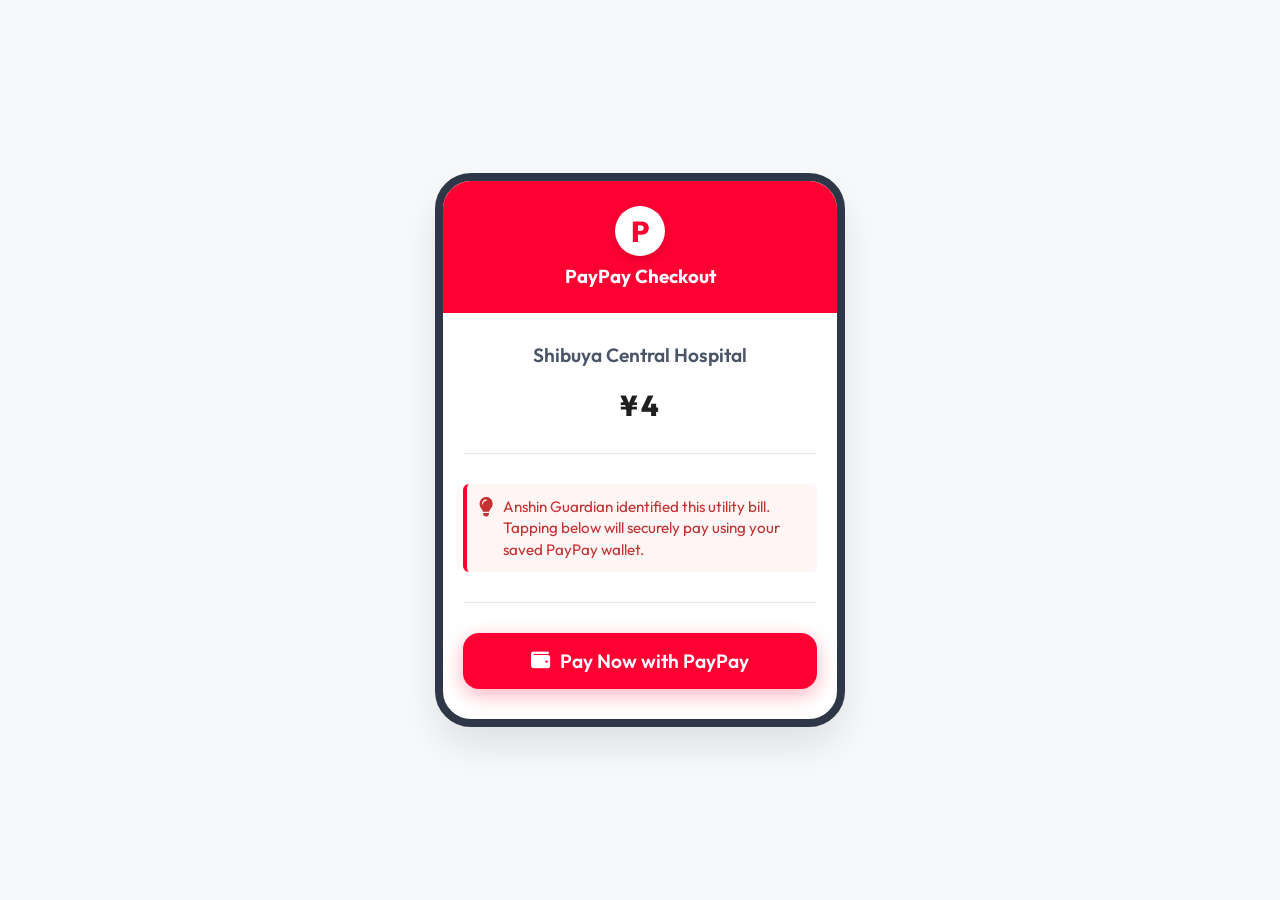
<file: static/paypay.html>
<!DOCTYPE html>
<html lang="en">
<head>
    <meta charset="UTF-8">
    <meta name="viewport" content="width=device-width, initial-scale=1.0">
    <title>PayPay Checkout Simulation</title>
    <link rel="preconnect" href="https://fonts.googleapis.com">
    <link rel="preconnect" href="https://fonts.gstatic.com" crossorigin>
    <link href="https://fonts.googleapis.com/css2?family=Outfit:wght@400;600;800&display=swap" rel="stylesheet">
    <link rel="stylesheet" href="https://cdnjs.cloudflare.com/ajax/libs/font-awesome/6.4.0/css/all.min.css">
    <style>
        :root {
            --paypay-red: #ff0033;
            --paypay-dark: #1f1f1f;
            --bg-color: #f7f9fa;
        }
        * {
            box-sizing: border-box;
            margin: 0;
            padding: 0;
            font-family: 'Outfit', sans-serif;
        }
        body {
            background-color: var(--bg-color);
            display: flex;
            justify-content: center;
            align-items: center;
            min-height: 100vh;
            color: var(--paypay-dark);
            padding: 15px;
        }
        .phone-container {
            width: 100%;
            max-width: 410px;
            background: white;
            border-radius: 36px;
            box-shadow: 0 20px 40px rgba(0,0,0,0.1);
            overflow: hidden;
            border: 8px solid #2d3748;
            position: relative;
        }
        .header {
            background-color: var(--paypay-red);
            color: white;
            padding: 25px 20px;
            text-align: center;
            display: flex;
            flex-direction: column;
            align-items: center;
            gap: 8px;
        }
        .paypay-logo {
            background: white;
            color: var(--paypay-red);
            font-size: 1.8rem;
            font-weight: 800;
            width: 50px;
            height: 50px;
            border-radius: 50%;
            display: flex;
            justify-content: center;
            align-items: center;
            box-shadow: 0 4px 10px rgba(0,0,0,0.15);
        }
        .checkout-card {
            padding: 30px 20px;
            display: flex;
            flex-direction: column;
            align-items: center;
            gap: 20px;
        }
        .amount-display {
            font-size: 2.8rem;
            font-weight: 800;
            color: var(--paypay-dark);
            display: flex;
            align-items: baseline;
        }
        .amount-display span {
            font-size: 1.8rem;
            margin-right: 2px;
        }
        .merchant-name {
            font-size: 1.2rem;
            font-weight: 600;
            color: #4a5568;
            text-align: center;
        }
        .divider {
            width: 100%;
            height: 1px;
            background-color: #e2e8f0;
            margin: 10px 0;
        }
        .senior-prompt {
            background-color: #fff5f5;
            border-left: 4px solid var(--paypay-red);
            padding: 12px;
            border-radius: 6px;
            font-size: 0.95rem;
            color: #c53030;
            line-height: 1.4;
            display: flex;
            gap: 10px;
        }
        .pay-btn {
            width: 100%;
            background-color: var(--paypay-red);
            color: white;
            font-size: 1.2rem;
            font-weight: 600;
            padding: 16px;
            border: none;
            border-radius: 16px;
            cursor: pointer;
            transition: transform 0.2s, background-color 0.2s;
            box-shadow: 0 6px 20px rgba(255,0,51,0.3);
            display: flex;
            justify-content: center;
            align-items: center;
            gap: 10px;
        }
        .pay-btn:active {
            transform: scale(0.98);
            background-color: #d6002b;
        }
        
        /* Success Screen */
        .success-overlay {
            position: absolute;
            top: 0;
            left: 0;
            width: 100%;
            height: 100%;
            background: white;
            display: none;
            flex-direction: column;
            justify-content: center;
            align-items: center;
            gap: 20px;
            z-index: 10;
            animation: fadeIn 0.4s ease;
        }
        .success-circle {
            width: 100px;
            height: 100px;
            border-radius: 50%;
            background-color: #48bb78;
            color: white;
            display: flex;
            justify-content: center;
            align-items: center;
            font-size: 3.5rem;
            box-shadow: 0 10px 25px rgba(72,187,120,0.35);
            animation: scaleIn 0.5s cubic-bezier(0.175, 0.885, 0.32, 1.275);
        }
        .success-text {
            font-size: 1.5rem;
            font-weight: 800;
            color: #2f855a;
        }
        .success-desc {
            color: #718096;
            text-align: center;
            padding: 0 30px;
            font-size: 0.95rem;
            line-height: 1.5;
        }
        @keyframes fadeIn {
            from { opacity: 0; }
            to { opacity: 1; }
        }
        @keyframes scaleIn {
            from { transform: scale(0.5); opacity: 0; }
            to { transform: scale(1); opacity: 1; }
        }
    </style>
</head>
<body>
    <div class="phone-container">
        <!-- Success State -->
        <div class="success-overlay" id="success-overlay">
            <div class="success-circle">
                <i class="fa-solid fa-check"></i>
            </div>
            <div class="success-text">PAYMENT COMPLETED</div>
            <p class="success-desc" id="success-desc">Verification sent. The invoice task has been archived on your caregiver's dashboard.</p>
        </div>

        <!-- Checkout Header -->
        <div class="header">
            <div class="paypay-logo">P</div>
            <h3>PayPay Checkout</h3>
        </div>

        <!-- Card Contents -->
        <div class="checkout-card">
            <div class="merchant-name" id="merchant-name">Shibuya Central Hospital</div>
            <div class="amount-display">
                <span>¥</span><span id="amount-val">4,200</span>
            </div>
            <div class="divider"></div>
            
            <div class="senior-prompt">
                <i class="fa-solid fa-lightbulb" style="font-size: 1.2rem; margin-top: 2px;"></i>
                <p>Anshin Guardian identified this utility bill. Tapping below will securely pay using your saved PayPay wallet.</p>
            </div>
            
            <div class="divider"></div>
            <button class="pay-btn" id="btn-pay">
                <i class="fa-solid fa-wallet"></i> Pay Now with PayPay
            </button>
        </div>
    </div>

    <script>
        // Extract URL query params
        const urlParams = new URLSearchParams(window.location.search);
        const amount = urlParams.get('amount') || '4,200';
        const issuer = urlParams.get('issuer') || 'Shibuya Central Hospital';

        document.getElementById('amount-val').innerText = parseInt(amount).toLocaleString();
        document.getElementById('merchant-name').innerText = issuer;

        // Play PayPay double-chime using Web Audio API
        function playPayPayChime() {
            try {
                const audioCtx = new (window.AudioContext || window.webkitAudioContext)();
                
                // Tone 1: C5
                const osc1 = audioCtx.createOscillator();
                const gain1 = audioCtx.createGain();
                osc1.type = 'sine';
                osc1.frequency.setValueAtTime(523.25, audioCtx.currentTime); // C5
                gain1.gain.setValueAtTime(0.15, audioCtx.currentTime);
                osc1.connect(gain1);
                gain1.connect(audioCtx.destination);
                
                // Tone 2: G5
                const osc2 = audioCtx.createOscillator();
                const gain2 = audioCtx.createGain();
                osc2.type = 'sine';
                osc2.frequency.setValueAtTime(783.99, audioCtx.currentTime + 0.15); // G5
                gain2.gain.setValueAtTime(0.15, audioCtx.currentTime + 0.15);
                osc2.connect(gain2);
                gain2.connect(audioCtx.destination);
                
                osc1.start();
                osc1.stop(audioCtx.currentTime + 0.15);
                
                osc2.start(audioCtx.currentTime + 0.15);
                osc2.stop(audioCtx.currentTime + 0.4);
            } catch (err) {
                console.error("Audio API blocked or unsupported:", err);
            }
        }

        // Handle Click
        document.getElementById('btn-pay').addEventListener('click', async () => {
            playPayPayChime();
            
            // Show Success Circle Overlay
            document.getElementById('success-overlay').style.display = 'flex';
            document.getElementById('success-desc').innerText = `Verification sent. ¥${parseInt(amount).toLocaleString()} payment to ${issuer} has been recorded on the Caregiver Dashboard.`;

            // Post back to Backend API
            try {
                await fetch('/api/pay', {
                    method: 'POST',
                    headers: { 'Content-Type': 'application/json' },
                    body: JSON.stringify({ amount: parseInt(amount), issuer: issuer })
                });
            } catch (err) {
                console.error("Failed to notify backend of payment:", err);
            }
        });
    </script>
</body>
</html>
</file>
